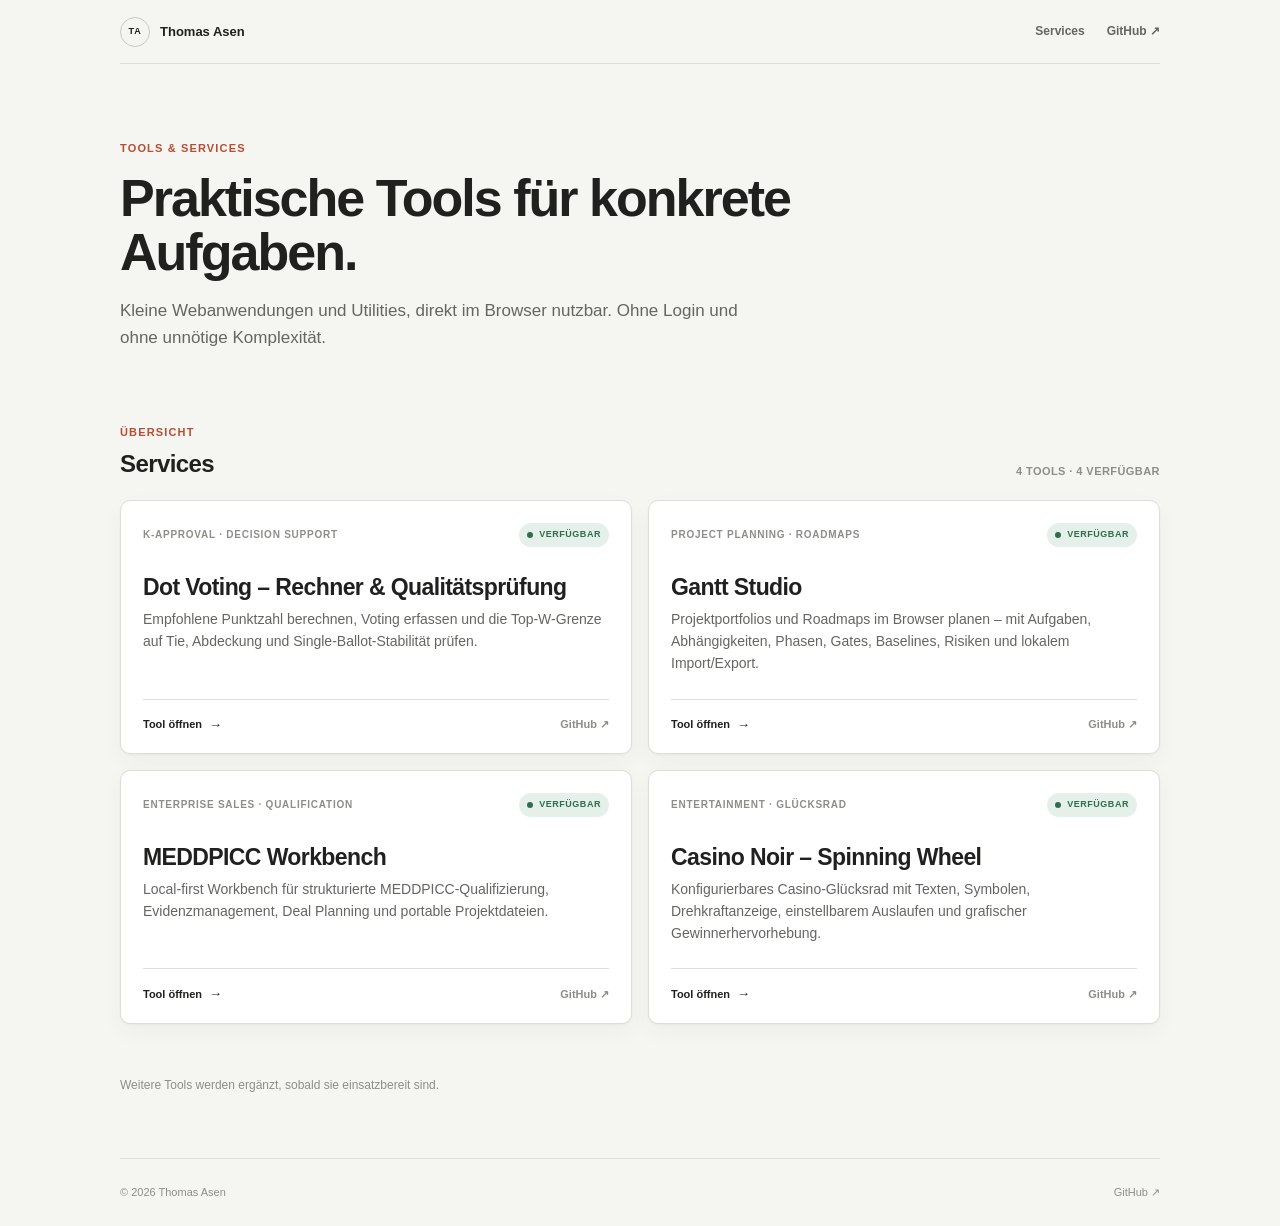
<file: index.html>
<!doctype html>
<html lang="de">
<head>
  <meta charset="utf-8">
  <meta name="viewport" content="width=device-width, initial-scale=1">
  <title>Thomas Asen · Tools & Services</title>

  <meta name="description"
        content="Praktische Web-Tools und Utilities von Thomas Asen. Direkt im Browser nutzbar.">
  <meta name="theme-color" content="#f5f5f2">

  <meta property="og:title" content="Thomas Asen · Tools & Services">
  <meta property="og:description"
        content="Praktische Web-Tools und Utilities für konkrete Aufgaben.">
  <meta property="og:type" content="website">
  <meta property="og:url" content="https://thomasasen.github.io/">

  <link rel="icon" href="./assets/icons/favicon.svg" type="image/svg+xml">
  <link rel="stylesheet" href="./assets/css/styles.css?v=3.0.5">

  <script defer src="./assets/js/services.js?v=3.0.6"></script>
  <script defer src="./assets/js/app.js?v=3.0.5"></script>
</head>

<body>
  <div class="page-shell">
    <header class="site-header">
      <a class="brand" href="./" aria-label="Startseite">
        <span class="brand-mark" aria-hidden="true">TA</span>
        <span class="brand-name">Thomas Asen</span>
      </a>

      <nav class="site-nav" aria-label="Hauptnavigation">
        <a href="#services">Services</a>
        <a href="https://github.com/thomasasen"
           target="_blank"
           rel="noreferrer">
          GitHub <span aria-hidden="true">↗</span>
        </a>
      </nav>
    </header>

    <main>
      <section class="hero" aria-labelledby="page-title">
        <div class="hero-copy">
          <p class="eyebrow">Tools &amp; Services</p>

          <h1 id="page-title">
            Praktische Tools für konkrete Aufgaben.
          </h1>

          <p class="lead">
            Kleine Webanwendungen und Utilities, direkt im Browser nutzbar.
            Ohne Login und ohne unnötige Komplexität.
          </p>
        </div>
      </section>

      <section id="services"
               class="services-section"
               aria-labelledby="services-title">

        <div class="section-header">
          <div>
            <p class="section-label">Übersicht</p>
            <h2 id="services-title">Services</h2>
          </div>

          <p id="service-count"
             class="service-count"
             aria-live="polite"></p>
        </div>

        <div id="service-grid" class="service-grid">
          <noscript>
            <article class="service-card is-live">
              <div class="card-header">
                <span class="service-category">K-Approval · Decision Support</span>
                <span class="status status-live">Verfügbar</span>
              </div>

              <div class="card-body">
                <h3>Dot Voting – Rechner &amp; Qualitätsprüfung</h3>
                <p>
                  Empfohlene Punktzahl berechnen, Voting erfassen und die Top-W-Grenze
                  auf Tie, Abdeckung und Single-Ballot-Stabilität prüfen.
                </p>
              </div>

              <div class="card-footer">
                <a class="card-link" href="/dot-voting-calculator/">Tool öffnen</a>
                <a class="source-link"
                   href="https://github.com/thomasasen/dot-voting-calculator"
                   target="_blank"
                   rel="noreferrer">GitHub ↗</a>
              </div>
            </article>

            <article class="service-card is-live">
              <div class="card-header">
                <span class="service-category">Project Planning · Roadmaps</span>
                <span class="status status-live">Verfügbar</span>
              </div>

              <div class="card-body">
                <h3>Gantt Studio</h3>
                <p>
                  Projektportfolios und Roadmaps im Browser planen – mit Aufgaben,
                  Abhängigkeiten, Phasen, Gates, Baselines, Risiken und lokalem Import/Export.
                </p>
              </div>

              <div class="card-footer">
                <a class="card-link" href="/gantt-studio/">Tool öffnen</a>
                <a class="source-link"
                   href="https://github.com/thomasasen/gantt-studio"
                   target="_blank"
                   rel="noreferrer">GitHub ↗</a>
              </div>
            </article>

            <article class="service-card is-live">
              <div class="card-header">
                <span class="service-category">Enterprise Sales · Qualification</span>
                <span class="status status-live">Verfügbar</span>
              </div>

              <div class="card-body">
                <h3>MEDDPICC Workbench</h3>
                <p>
                  Local-first Workbench für strukturierte MEDDPICC-Qualifizierung,
                  Evidenzmanagement, Deal Planning und portable Projektdateien.
                </p>
              </div>

              <div class="card-footer">
                <a class="card-link" href="/meddpicc-workbench/">Tool öffnen</a>
                <a class="source-link"
                   href="https://github.com/thomasasen/meddpicc-workbench"
                   target="_blank"
                   rel="noreferrer">GitHub ↗</a>
              </div>
            </article>

            <article class="service-card is-live">
              <div class="card-header">
                <span class="service-category">Entertainment · Glücksrad</span>
                <span class="status status-live">Verfügbar</span>
              </div>
              <div class="card-body">
                <h3>Casino Noir – Spinning Wheel</h3>
                <p>Konfigurierbares Glücksrad mit Symbolen, Drehkraft, einstellbarem Auslaufen und Gewinnerhervorhebung.</p>
              </div>
              <div class="card-footer">
                <a class="card-link" href="/spinningwheel/">Tool öffnen</a>
                <a class="source-link" href="https://github.com/thomasasen/spinningwheel" target="_blank" rel="noreferrer">GitHub ↗</a>
              </div>
            </article>
          </noscript>
        </div>
      </section>

      <section class="note-section" aria-label="Hinweis">
        <p>
          Weitere Tools werden ergänzt, sobald sie einsatzbereit sind.
        </p>
      </section>
    </main>

    <footer class="site-footer">
      <span>© <span id="year"></span> Thomas Asen</span>
      <a href="https://github.com/thomasasen"
         target="_blank"
         rel="noreferrer">
        GitHub ↗
      </a>
    </footer>
  </div>
</body>
</html>
</file>
<file: assets/css/styles.css>
:root {
  --page-bg: #f5f5f2;
  --surface: #ffffff;
  --surface-hover: #fafaf8;

  --text: #20201e;
  --text-secondary: #656660;
  --text-tertiary: #8d8e88;

  --border: #deded8;
  --border-strong: #c8c9c2;

  --accent: #b94c32;
  --accent-soft: #f3e7e2;

  --success: #2f6d4f;
  --success-soft: #e6f0ea;

  --planned: #746d63;
  --planned-soft: #efede8;

  --container: 1040px;
  --page-padding: 28px;

  --radius: 10px;
  --shadow:
    0 1px 2px rgba(20, 20, 18, 0.04),
    0 8px 24px rgba(20, 20, 18, 0.035);
}

*,
*::before,
*::after {
  box-sizing: border-box;
}

html {
  scroll-behavior: smooth;
}

body {
  margin: 0;
  min-width: 320px;
  background: var(--page-bg);
  color: var(--text);

  font-family:
    Inter,
    ui-sans-serif,
    -apple-system,
    BlinkMacSystemFont,
    "Segoe UI",
    Roboto,
    Helvetica,
    Arial,
    sans-serif;

  font-size: 15px;
  line-height: 1.55;

  -webkit-font-smoothing: antialiased;
  text-rendering: optimizeLegibility;
}

a {
  color: inherit;
}

.page-shell {
  width: min(
    calc(100% - (2 * var(--page-padding))),
    var(--container)
  );
  margin: 0 auto;
}

.site-header {
  height: 64px;

  display: flex;
  align-items: center;
  justify-content: space-between;

  border-bottom: 1px solid var(--border);
}

.brand {
  display: inline-flex;
  align-items: center;
  gap: 10px;

  color: var(--text);
  font-size: 13px;
  font-weight: 650;
  text-decoration: none;
}

.brand-mark {
  display: grid;
  place-items: center;

  width: 30px;
  height: 30px;

  border: 1px solid var(--border-strong);
  border-radius: 50%;

  font-size: 9px;
  font-weight: 750;
  letter-spacing: 0.08em;
}

.brand-name {
  line-height: 1;
}

.site-nav {
  display: flex;
  align-items: center;
  gap: 22px;
}

.site-nav a {
  color: var(--text-secondary);
  font-size: 12px;
  font-weight: 600;
  text-decoration: none;
}

.site-nav a:hover,
.site-nav a:focus-visible {
  color: var(--text);
}

.hero {
  padding: 76px 0 72px;
}

.hero-copy {
  max-width: 720px;
}

.eyebrow,
.section-label {
  margin: 0;

  color: var(--accent);
  font-size: 11px;
  font-weight: 750;
  letter-spacing: 0.105em;
  text-transform: uppercase;
}

.hero h1 {
  max-width: 720px;
  margin: 14px 0 18px;

  font-size: clamp(38px, 5vw, 52px);
  font-weight: 650;
  line-height: 1.04;
  letter-spacing: -0.038em;
}

.lead {
  max-width: 620px;
  margin: 0;

  color: var(--text-secondary);
  font-size: 17px;
  line-height: 1.6;
}

.services-section {
  padding: 0 0 18px;
}

.section-header {
  display: flex;
  align-items: end;
  justify-content: space-between;
  gap: 24px;

  padding: 0 0 18px;
}

.section-header h2 {
  margin: 4px 0 0;

  font-size: 24px;
  font-weight: 650;
  letter-spacing: -0.025em;
}

.service-count {
  margin: 0 0 2px;

  color: var(--text-tertiary);
  font-size: 11px;
  font-weight: 600;
  letter-spacing: 0.04em;
  text-transform: uppercase;
}

.service-grid {
  display: grid;
  grid-template-columns: repeat(2, minmax(0, 1fr));
  gap: 16px;
}

.service-card {
  min-height: 196px;

  display: flex;
  flex-direction: column;

  padding: 22px 22px 18px;

  background: var(--surface);
  border: 1px solid var(--border);
  border-radius: var(--radius);
  box-shadow: var(--shadow);

  transition:
    transform 150ms ease,
    border-color 150ms ease,
    box-shadow 150ms ease,
    background-color 150ms ease;
}

.service-card.is-live {
  cursor: pointer;
}

.service-card.is-live:hover {
  transform: translateY(-2px);
  background: var(--surface-hover);
  border-color: var(--border-strong);
  box-shadow:
    0 1px 2px rgba(20, 20, 18, 0.05),
    0 12px 30px rgba(20, 20, 18, 0.055);
}

.card-header {
  display: flex;
  align-items: center;
  justify-content: space-between;
  gap: 14px;
}

.service-category {
  color: var(--text-tertiary);
  font-size: 10px;
  font-weight: 720;
  letter-spacing: 0.075em;
  text-transform: uppercase;
}

.status {
  display: inline-flex;
  align-items: center;
  gap: 6px;

  padding: 5px 8px;

  border-radius: 999px;

  font-size: 9px;
  font-weight: 740;
  letter-spacing: 0.06em;
  text-transform: uppercase;
  white-space: nowrap;
}

.status::before {
  content: "";

  width: 6px;
  height: 6px;

  border-radius: 50%;
  background: currentColor;
}

.status-live {
  color: var(--success);
  background: var(--success-soft);
}

.status-beta {
  color: var(--accent);
  background: var(--accent-soft);
}

.status-planned {
  color: var(--planned);
  background: var(--planned-soft);
}

.card-body {
  flex: 1;
  padding-top: 27px;
}

.card-body h3 {
  margin: 0 0 8px;

  font-size: 23px;
  font-weight: 650;
  line-height: 1.15;
  letter-spacing: -0.026em;
}

.card-body p {
  max-width: 460px;
  margin: 0;

  color: var(--text-secondary);
  font-size: 14px;
  line-height: 1.58;
}

.card-footer {
  display: flex;
  align-items: center;
  justify-content: space-between;
  gap: 14px;

  margin-top: 24px;
  padding-top: 15px;

  border-top: 1px solid var(--border);
}

.card-link,
.card-state,
.source-link {
  font-size: 11px;
  font-weight: 680;
}

.card-link {
  display: inline-flex;
  align-items: center;
  gap: 7px;

  color: var(--text);
  text-decoration: none;
}

.card-link::after {
  content: "→";

  font-size: 13px;

  transition: transform 140ms ease;
}

.card-link:hover,
.card-link:focus-visible {
  color: var(--accent);
}

.card-link:hover::after,
.card-link:focus-visible::after {
  transform: translateX(3px);
}

.card-state {
  color: var(--text-tertiary);
}

.source-link {
  color: var(--text-tertiary);
  text-decoration: none;
}

.source-link:hover,
.source-link:focus-visible {
  color: var(--text);
}

.note-section {
  padding: 34px 0 64px;
}

.note-section p {
  margin: 0;

  color: var(--text-tertiary);
  font-size: 12px;
}

.site-footer {
  min-height: 68px;

  display: flex;
  align-items: center;
  justify-content: space-between;
  gap: 20px;

  border-top: 1px solid var(--border);

  color: var(--text-tertiary);
  font-size: 11px;
}

.site-footer a {
  color: var(--text-tertiary);
  text-decoration: none;
}

.site-footer a:hover,
.site-footer a:focus-visible {
  color: var(--text);
}

:focus-visible {
  outline: 2px solid var(--accent);
  outline-offset: 3px;
}

@media (max-width: 760px) {
  :root {
    --page-padding: 20px;
  }

  .hero {
    padding: 56px 0 54px;
  }

  .hero h1 {
    font-size: clamp(34px, 10vw, 44px);
  }

  .lead {
    font-size: 16px;
  }

  .service-grid {
    grid-template-columns: 1fr;
  }
}

@media (max-width: 520px) {
  .site-header {
    height: 60px;
  }

  .brand-name {
    display: none;
  }

  .site-nav {
    gap: 16px;
  }

  .hero {
    padding-top: 44px;
  }

  .section-header {
    align-items: flex-start;
  }

  .service-count {
    max-width: 120px;
    text-align: right;
  }

  .service-card {
    min-height: 0;
  }

  .card-header {
    align-items: flex-start;
  }

  .site-footer {
    min-height: 86px;

    flex-direction: column;
    align-items: flex-start;
    justify-content: center;
    gap: 4px;
  }
}

@media (prefers-reduced-motion: reduce) {
  *,
  *::before,
  *::after {
    scroll-behavior: auto !important;
    transition: none !important;
  }
}
</file>
